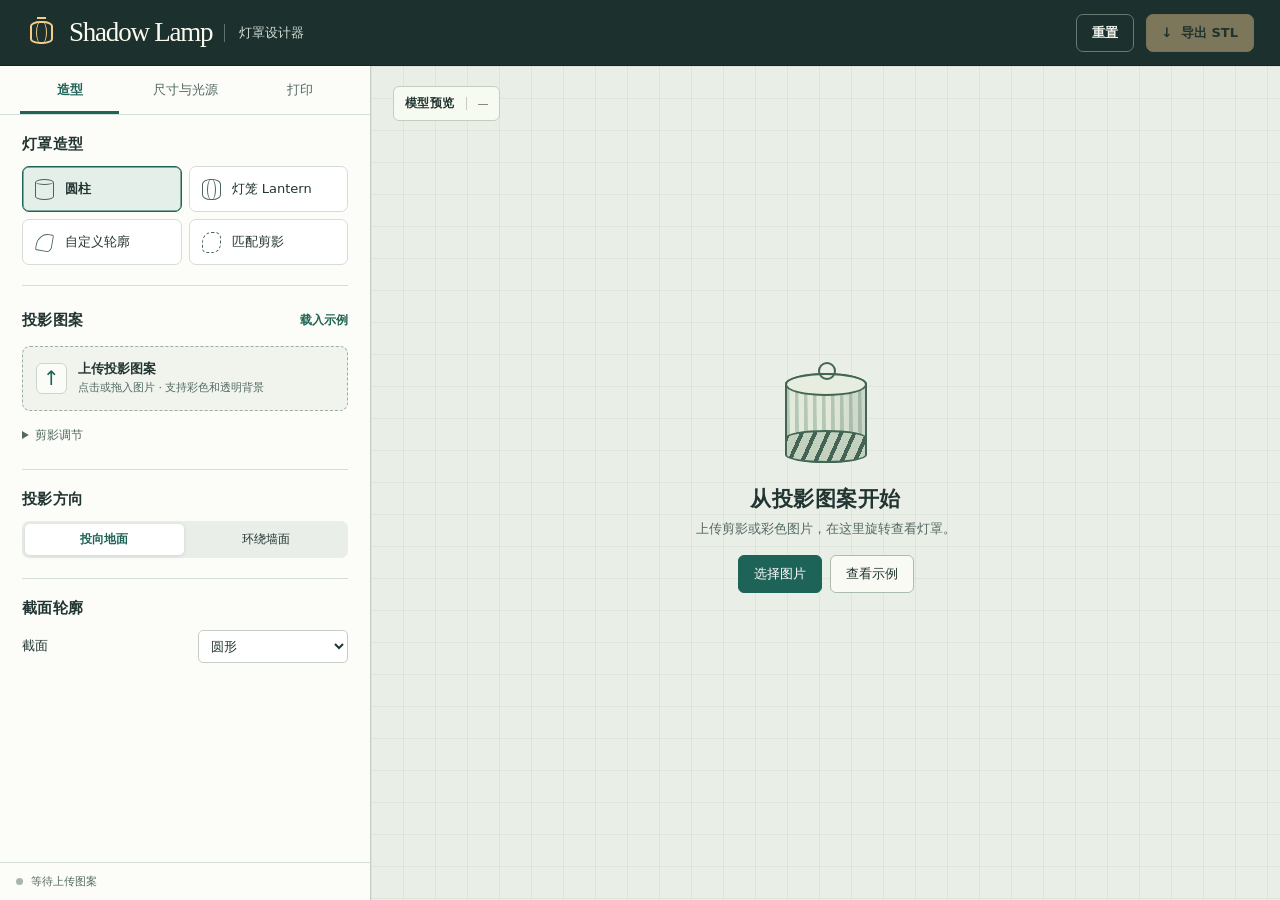
<file: static/index.html>
<!DOCTYPE html>
<html lang="zh-CN">
<head>
  <meta charset="utf-8">
  <meta name="viewport" content="width=device-width, initial-scale=1">
  <meta name="theme-color" content="#202e2c">
  <title>Shadow Lamp · 灯罩设计器</title>
  <link rel="stylesheet" href="style.css?v=34">
</head>
<body>
  <header class="appbar">
    <div class="brand"><span class="brand-mark" aria-hidden="true"><i></i></span><h1>Shadow Lamp</h1><span class="brand-sub">灯罩设计器</span></div>
    <div class="actions"><button type="button" class="quiet" id="resetBtn">重置</button><button type="button" class="primary" id="downloadBtn" disabled><span aria-hidden="true">↓</span> 导出 STL</button></div>
  </header>
  <main class="workspace">
    <aside class="inspector" aria-label="灯罩设置">
      <nav class="inspector-nav" aria-label="参数分组">
        <button data-pane="design" aria-pressed="true" aria-controls="design">造型</button>
        <button data-pane="size" aria-pressed="false" aria-controls="size">尺寸与光源</button>
        <button data-pane="print" aria-pressed="false" aria-controls="print">打印</button>
      </nav>
      <div class="scroll-panel">
        <div id="design" class="pane">
          <section><h2>灯罩造型</h2>
            <div class="shapes">
              <label class="shape"><input type="radio" name="shellShape" id="shapeCylinder" value="cylinder" checked><i class="glyph cylinder" aria-hidden="true"></i><span>圆柱</span></label>
              <label class="shape"><input type="radio" name="shellShape" id="shapeLantern" value="lantern"><i class="glyph lantern" aria-hidden="true"></i><span>灯笼 Lantern</span></label>
              <label class="shape"><input type="radio" name="shellShape" id="shapeCustom" value="custom"><i class="glyph custom" aria-hidden="true"></i><span>自定义轮廓</span></label>
              <label class="shape"><input type="radio" name="shellShape" id="shapeMatchPattern" value="match_pattern"><i class="glyph match_pattern" aria-hidden="true"></i><span>匹配剪影</span></label>
            </div>
          <div class="upload-zone" id="profileZone" role="button" tabindex="0" aria-label="上传侧面轮廓" style="display:none">
            <span class="icon" aria-hidden="true">↑</span><span class="label">上传侧面轮廓</span><span class="sublabel">使用白底黑色侧影</span>
            <input type="file" id="profileInput" accept="image/*" aria-label="上传侧面轮廓">
          </div>
          </section>
          <section id="lanternLithoSection" style="display:none">
            <div class="section-head"><h2>顶部环绕浮雕</h2><label class="check"><input type="checkbox" id="lithoEnable" checked><span>启用</span></label></div>
            <div id="reliefEditor">
              <p class="field-note">整周 360° · 侧壁覆盖高度 <strong id="reliefSpan">—</strong></p>
          <div class="upload-zone" id="lithoZone" role="button" tabindex="0" aria-label="上传浮雕图案">
            <span class="icon" aria-hidden="true">↑</span><span class="label">上传浮雕图案</span><span class="sublabel">首张图覆盖圆柱侧壁全高及整周</span>
            <input type="file" id="lithoInput" accept="image/*" aria-label="上传浮雕图案">
          </div>
              <div id="lithoStatus" class="message" style="display:none"></div>
              <div id="lithoCanvasContainer" class="unwrap">
                <div class="section-head"><h3>圆柱展开图</h3><small>拖动移动 · 边角缩放</small></div>
                <div class="ruler"><span>0°</span><span>90°</span><span>180°</span><span>270°</span><span>360°</span></div>
                <div class="canvas-frame"><canvas id="lithoFlatCanvas" width="1024" height="256" aria-label="浮雕图层展开编辑器"></canvas><div id="canvasPlaceholder">上传图案后可编辑位置</div></div>
                <div class="tools"><button id="btnAddMoreLitho">＋ 图层</button><button id="btnFitHeightLithoLayer" title="铺满整个浮雕区域" disabled>铺满 360°</button><button id="btnCenterLithoLayer" disabled>居中</button><button id="btnDeleteLithoLayer" disabled>删除</button><button id="btnClearAllLitho">清空</button></div>
                <input type="file" id="lithoAddMoreInput" accept="image/*" multiple aria-label="添加图层">
                <div id="lithoLayerInfo" class="layer-info" style="display:none"><span id="layerNameText"></span><span id="layerDimText"></span><span id="layerPosText"></span></div>
              </div>
          <label class="select-row" for="lithoRepeat"><span>环绕重复</span>
            <select id="lithoRepeat">
              <option value="1">1 次 · 整周</option>
              <option value="2">2 次</option>
              <option value="3">3 次</option>
              <option value="4">4 次</option>
            </select>
          </label>
              <details class="fold"><summary>浮雕壁厚与反转</summary>
          <div class="slider-row">
            <label class="slider-label" for="lithoMinThick">最薄处<output id="lithoMinThickVal" for="lithoMinThick">1.2 mm</output></label>
            <input type="range" id="lithoMinThick" min="0.6" max="2.5" value="1.2" step="0.1">
          </div>
          <div class="slider-row">
            <label class="slider-label" for="lithoMaxThick">最厚处<output id="lithoMaxThickVal" for="lithoMaxThick">3.0 mm</output></label>
            <input type="range" id="lithoMaxThick" min="1.8" max="5" value="3.0" step="0.1">
          </div>
                <label class="check"><input type="checkbox" id="lithoInvert"><span>反转浮雕明暗</span></label>
              </details>
            </div>
          </section>
          <section><div class="section-head"><h2>投影图案</h2><button id="demoBtn" class="text-button">载入示例</button></div>
          <div class="upload-zone" id="uploadZone" role="button" tabindex="0" aria-label="上传投影图案">
            <span class="icon" aria-hidden="true">↑</span><span class="label">上传投影图案</span><span class="sublabel">点击或拖入图片 · 支持彩色和透明背景</span>
            <input type="file" id="fileInput" accept="image/*" aria-label="上传投影图案">
          </div>
            <p id="projectionFallback" class="field-note" hidden>当前使用浮雕图案投影，可另传一张投影图。</p>
            <details class="fold" id="silhouetteControls"><summary>剪影调节</summary>
          <div class="slider-row">
            <label class="slider-label" for="silThreshold">提取灵敏度<output id="silThresholdVal" for="silThreshold">128</output></label>
            <input type="range" id="silThreshold" min="10" max="245" value="128" step="1">
          </div>
              <label class="check"><input type="checkbox" id="invertSilhouette"><span>反转剪影</span></label>
            </details>
          </section>
          <section><h2>投影方向</h2>
            <div class="segmented"><label><input type="radio" name="projMode" id="projFloor" value="floor" checked><span>投向地面</span></label><label><input type="radio" name="projMode" id="projWall" value="wall"><span>环绕墙面</span></label></div>
          </section>
          <section><h2>截面轮廓</h2>
          <label class="select-row" for="baseShape"><span>截面</span>
            <select id="baseShape">
              <option value="circle">圆形</option>
              <option value="triangle">三角形</option>
              <option value="square">方形</option>
              <option value="pentagon">五边形</option>
              <option value="hexagon">六边形</option>
              <option value="custom">上传轮廓</option>
              <option value="match_pattern">从投影图案提取</option>
            </select>
          </label>
            <div id="customShapeSection" style="display:none">
          <div class="upload-zone" id="customShapeZone" role="button" tabindex="0" aria-label="上传截面轮廓">
            <span class="icon" aria-hidden="true">↑</span><span class="label">上传截面轮廓</span><span class="sublabel">使用白底黑色图案</span>
            <input type="file" id="customShapeInput" accept="image/*" aria-label="上传截面轮廓">
          </div>
              <div id="customShapeStatus" class="message" style="display:none"></div>
          <div class="slider-row">
            <label class="slider-label" for="customThreshold">轮廓阈值<output id="customThresholdVal" for="customThreshold">128</output></label>
            <input type="range" id="customThreshold" min="10" max="245" value="128" step="1">
          </div>
          <div class="slider-row">
            <label class="slider-label" for="customSmooth">轮廓平滑<output id="customSmoothVal" for="customSmooth">5</output></label>
            <input type="range" id="customSmooth" min="0" max="20" value="5" step="1">
          </div>
            </div>
            <div id="matchPatternSection" style="display:none"><div id="matchPatternStatus" class="message" style="display:none"></div></div>
          </section>
        </div>
        <div id="size" class="pane" hidden>
          <section><h2>灯体尺寸</h2>
          <div class="slider-row">
            <label class="slider-label" for="diameter">灯罩直径<output id="diameterVal" for="diameter">100 mm</output></label>
            <input type="range" id="diameter" min="30" max="200" value="100" step="2">
          </div>
          <div class="slider-row">
            <label class="slider-label" for="height">主体高度<output id="heightVal" for="height">100 mm</output></label>
            <input type="range" id="height" min="0" max="300" value="100" step="2">
          </div>
          <label class="select-row" for="upperShell"><span>顶部结构</span>
            <select id="upperShell">
              <option value="solid">保留顶罩</option>
              <option value="hollow" selected>开放顶部</option>
            </select>
          </label>
          <div class="slider-row" id="upperShellHeightRow">
            <label class="slider-label" for="upperShellHeight">顶部加高<output id="upperShellHeightVal" for="upperShellHeight">50 mm</output></label>
            <input type="range" id="upperShellHeight" min="10" max="150" value="50" step="1">
          </div>
          </section>
          <section><h2>光源与投影</h2>
          <div class="slider-row">
            <label class="slider-label" for="bulbHeight">光源高度<output id="bulbHeightVal" for="bulbHeight">50 mm</output></label>
            <input type="range" id="bulbHeight" min="10" max="150" value="50" step="2">
          </div>
          <div class="slider-row">
            <label class="slider-label" for="shadowSize">投影宽度<output id="shadowSizeVal" for="shadowSize">300 mm</output></label>
            <input type="range" id="shadowSize" min="100" max="800" value="300" step="10">
          </div>
          <div class="slider-row">
            <label class="slider-label" for="brightness">预览亮度<output id="brightnessVal" for="brightness">3×</output></label>
            <input type="range" id="brightness" min="1" max="10" value="3" step="0.5">
          </div>
          </section>
        </div>
        <div id="print" class="pane" hidden>
          <section><h2>打印精度</h2>
          <div class="slider-row">
            <label class="slider-label" for="thickness">灯体壁厚<output id="thicknessVal" for="thickness">2.0 mm</output></label>
            <input type="range" id="thickness" min="1" max="5" value="2.0" step="0.5">
          </div>
          <div class="slider-row">
            <label class="slider-label" for="resolution">网格分辨率<output id="resolutionVal" for="resolution">200</output></label>
            <input type="range" id="resolution" min="80" max="1600" value="200" step="20">
          </div>
          </section>
          <section><h2>底板</h2>
          <label class="select-row" for="bottomStyle"><span>底部结构</span>
            <select id="bottomStyle">
              <option value="open">开底</option>
              <option value="closed" selected>封闭底板</option>
            </select>
          </label>
          <div class="slider-row" id="bottomThicknessRow">
            <label class="slider-label" for="bottomThickness">底板厚度<output id="bottomThicknessVal" for="bottomThickness">3 mm</output></label>
            <input type="range" id="bottomThickness" min="1" max="10" value="3" step="0.5">
          </div>
          <div class="slider-row" id="bottomHoleRow">
            <label class="slider-label" for="bottomHoleDiam">底孔直径<output id="bottomHoleDiamVal" for="bottomHoleDiam">30 mm</output></label>
            <input type="range" id="bottomHoleDiam" min="10" max="60" value="30" step="1">
          </div>
          </section>
          <section><h2>支撑与挂钩</h2>
          <label class="select-row" for="supportCount"><span>垂直支撑</span>
            <select id="supportCount">
              <option value="0">无支撑</option>
              <option value="2">2 根</option>
              <option value="3">3 根</option>
              <option value="4">4 根</option>
              <option value="6">6 根</option>
            </select>
          </label>
          <div class="slider-row" id="supportWidthRow">
            <label class="slider-label" for="supportWidth">支撑宽度<output id="supportWidthVal" for="supportWidth">4.0 mm</output></label>
            <input type="range" id="supportWidth" min="2" max="10" value="4.0" step="0.5">
          </div>
            <div id="topHookRow"><label class="check"><input type="checkbox" id="topHookToggle" checked><span>添加顶部挂钩</span></label></div>
          </section>
        </div>
      </div>
      <div class="status-bar" role="status"><span id="statusDot" class="status-dot"></span><span id="statusText">等待上传图案</span></div>
    </aside>
    <section class="viewport" id="viewport" aria-label="三维灯罩预览">
      <div id="emptyStage" class="empty-stage">
        <div class="empty-prompt"><div class="lamp-sketch" aria-hidden="true"><i></i></div>
          <h2>从投影图案开始</h2><p>上传剪影或彩色图片，在这里旋转查看灯罩。</p>
          <div class="empty-actions"><button id="choosePattern" class="filled">选择图片</button><button id="previewDemo">查看示例</button></div>
        </div>
      </div>
      <div class="viewport-head"><h2>模型预览</h2><span class="mesh-count" id="triCount">—</span></div>
      <div class="viewbar" aria-label="预览视角"><button data-view="perspective" aria-pressed="true">透视</button><button data-view="side" aria-pressed="false">侧视</button><button data-view="top" aria-pressed="false">俯视</button></div>
      <div class="loading-overlay" id="loadingOverlay" role="status"><div class="spinner"></div><p id="loadingText">正在生成 STL…</p></div>
    </section>
  </main>
  <script src="libs/three.min.js"></script>
  <script src="libs/OrbitControls.js"></script>
  <script src="silhouette.js"></script>
  <script src="app.js?v=35"></script>
</body>
</html>
</file>
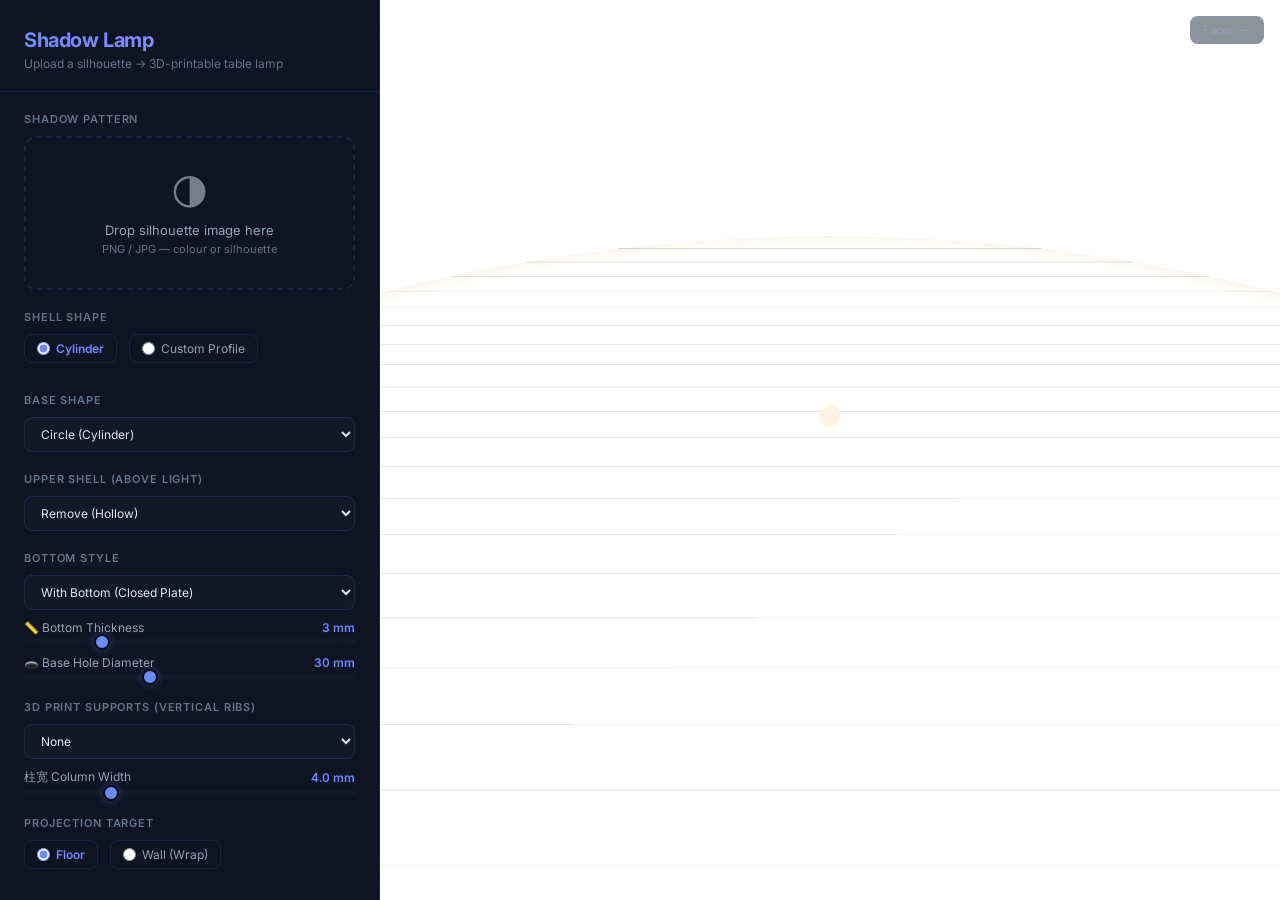
<file: shadow_lamp_fixed.html>
<!DOCTYPE html>
<html lang="en">
<head>
  <meta charset="UTF-8">
  <meta name="viewport" content="width=device-width, initial-scale=1.0">
  <meta name="description" content="Shadow Lamp Generator — single-file, no server needed">
  <title>Shadow Lamp Generator</title>
  <link rel="preconnect" href="https://fonts.googleapis.com">
  <link href="https://fonts.googleapis.com/css2?family=Inter:wght@300;400;500;600;700&display=swap" rel="stylesheet">
  <style>
:root{--bg-primary:#0a0e1a;--bg-secondary:#111827;--bg-card:rgba(17,24,39,.7);--bg-glass:rgba(30,41,59,.5);--border-glass:rgba(99,130,255,.15);--accent:#6c8aff;--accent-glow:rgba(108,138,255,.35);--accent-hover:#8ba3ff;--text-primary:#e2e8f0;--text-secondary:#94a3b8;--text-muted:#64748b;--success:#34d399;--warning:#fbbf24;--danger:#f87171;--radius:12px;--transition:.25s cubic-bezier(.4,0,.2,1)}*,*::before,*::after{box-sizing:border-box;margin:0;padding:0}html,body{height:100%;font-family:'Inter',system-ui,sans-serif;background:var(--bg-primary);color:var(--text-primary);overflow:hidden}.app{display:flex;height:100vh}.panel{width:380px;min-width:340px;background:var(--bg-card);backdrop-filter:blur(24px);border-right:1px solid var(--border-glass);display:flex;flex-direction:column;overflow-y:auto;z-index:10}.panel-header{padding:28px 24px 20px;border-bottom:1px solid var(--border-glass)}.panel-header h1{font-size:20px;font-weight:700;letter-spacing:-.02em;background:linear-gradient(135deg,var(--accent),#a78bfa);-webkit-background-clip:text;-webkit-text-fill-color:transparent}.panel-header p{font-size:12px;color:var(--text-muted);margin-top:4px}.panel-body{flex:1;padding:20px 24px;display:flex;flex-direction:column;gap:20px}.section-title{font-size:11px;font-weight:600;text-transform:uppercase;letter-spacing:.08em;color:var(--text-muted);margin-bottom:10px}.upload-zone{border:2px dashed var(--border-glass);border-radius:var(--radius);padding:32px 16px;text-align:center;cursor:pointer;transition:var(--transition);position:relative;overflow:hidden}.upload-zone:hover,.upload-zone.drag-over{border-color:var(--accent);background:rgba(108,138,255,.05)}.upload-zone.has-image{padding:8px;border-style:solid;border-color:var(--accent)}.upload-zone.has-image :is(.icon,.label,.sublabel){display:none}.upload-zone .icon{font-size:36px;margin-bottom:8px;opacity:.5}.upload-zone .label{font-size:13px;color:var(--text-secondary)}.upload-zone .sublabel{font-size:11px;color:var(--text-muted);margin-top:4px}.upload-zone img{max-width:100%;max-height:160px;border-radius:8px;display:block;margin:0 auto}.upload-zone input[type="file"]{display:none}.slider-group{display:flex;flex-direction:column;gap:14px}.slider-row{display:flex;flex-direction:column;gap:4px}.slider-label{display:flex;justify-content:space-between;align-items:center;font-size:12px;color:var(--text-secondary)}.slider-label .value{font-weight:600;color:var(--accent);font-variant-numeric:tabular-nums;min-width:56px;text-align:right}input[type="range"]{-webkit-appearance:none;appearance:none;width:100%;height:6px;border-radius:3px;background:var(--bg-secondary);outline:none;cursor:pointer}input[type="range"]::-webkit-slider-thumb{-webkit-appearance:none;appearance:none;width:16px;height:16px;border-radius:50%;background:var(--accent);border:2px solid var(--bg-primary);box-shadow:0 0 8px var(--accent-glow);transition:var(--transition)}input[type="range"]::-webkit-slider-thumb:hover{transform:scale(1.2);box-shadow:0 0 14px var(--accent-glow)}.btn-group{display:flex;gap:10px;margin-top:auto;padding-top:12px}.btn{flex:1;padding:12px 16px;border:none;border-radius:var(--radius);font-family:inherit;font-size:13px;font-weight:600;cursor:pointer;transition:var(--transition);display:flex;align-items:center;justify-content:center;gap:6px}.btn-primary{background:linear-gradient(135deg,var(--accent),#8b5cf6);color:#fff;box-shadow:0 4px 16px var(--accent-glow)}.btn-primary:hover:not(:disabled){transform:translateY(-1px);box-shadow:0 6px 24px var(--accent-glow)}.btn-primary:disabled{opacity:.4;cursor:not-allowed}.btn-secondary{background:var(--bg-glass);color:var(--text-primary);border:1px solid var(--border-glass)}.btn-secondary:hover:not(:disabled){background:rgba(30,41,59,.8);border-color:var(--accent)}.status-bar{padding:12px 24px;border-top:1px solid var(--border-glass);font-size:11px;color:var(--text-muted);display:flex;align-items:center;gap:8px}.status-dot{width:6px;height:6px;border-radius:50%;background:var(--text-muted);transition:var(--transition)}.status-dot.ready{background:var(--success)}.status-dot.busy{background:var(--warning);animation:pulse 1s infinite}.status-dot.error{background:var(--danger)}@keyframes pulse{0%,100%{opacity:1}50%{opacity:.4}}.viewport{flex:1;position:relative;background:var(--bg-primary)}.viewport canvas{display:block;width:100%!important;height:100%!important}.loading-overlay{position:absolute;inset:0;background:rgba(10,14,26,.85);backdrop-filter:blur(8px);display:flex;flex-direction:column;align-items:center;justify-content:center;z-index:100;opacity:0;pointer-events:none;transition:opacity .3s}.loading-overlay.visible{opacity:1;pointer-events:all}.spinner{width:40px;height:40px;border:3px solid var(--border-glass);border-top-color:var(--accent);border-radius:50%;animation:spin .8s linear infinite}@keyframes spin{to{transform:rotate(360deg)}}.loading-overlay p{margin-top:16px;font-size:13px;color:var(--text-secondary)}.viewport-hud{position:absolute;top:16px;right:16px;display:flex;gap:8px;z-index:5}.hud-badge{padding:6px 12px;background:var(--bg-glass);backdrop-filter:blur(12px);border:1px solid var(--border-glass);border-radius:8px;font-size:11px;color:var(--text-secondary);font-variant-numeric:tabular-nums}.panel::-webkit-scrollbar{width:4px}.panel::-webkit-scrollbar-track{background:transparent}.panel::-webkit-scrollbar-thumb{background:var(--border-glass);border-radius:2px}.shape-selector{display:flex;gap:12px;margin-bottom:10px}.radio-label{display:flex;align-items:center;gap:6px;font-size:12px;color:var(--text-secondary);cursor:pointer;padding:6px 12px;border-radius:8px;border:1px solid var(--border-glass);transition:var(--transition)}.radio-label:hover{border-color:var(--accent)}.radio-label input[type="radio"]{accent-color:var(--accent)}.radio-label input[type="radio"]:checked+span{color:var(--accent);font-weight:600}.upload-zone-sm{padding:16px 12px;margin-top:8px}.upload-zone-sm .icon{font-size:24px;margin-bottom:4px}.upload-zone-sm .label{font-size:12px}.upload-zone-sm .sublabel{font-size:10px}.upload-zone-sm img{max-height:80px}select{width:100%;padding:8px 12px;background:var(--bg-secondary);color:var(--text-primary);border:1px solid var(--border-glass);border-radius:8px;font-family:inherit;font-size:12px;cursor:pointer;outline:none}select:focus{border-color:var(--accent)}@media(max-width:768px){.app{flex-direction:column}.panel{width:100%;min-width:unset;max-height:45vh;border-right:none;border-bottom:1px solid var(--border-glass)}}
  </style>
</head>
<body>
  <div class="app">
    <aside class="panel">
      <div class="panel-header">
        <h1>Shadow Lamp</h1>
        <p>Upload a silhouette → 3D-printable table lamp</p>
      </div>
      <div class="panel-body">
        <section>
          <div class="section-title">Shadow Pattern</div>
          <div class="upload-zone" id="uploadZone">
            <div class="icon">🌗</div>
            <div class="label">Drop silhouette image here</div>
            <div class="sublabel">PNG / JPG — colour or silhouette</div>
            <input type="file" id="fileInput" accept="image/*">
          </div>
          <div class="slider-row" id="patternControls" style="margin-top:10px" hidden>
            <div class="slider-label"><label for="silThreshold">Silhouette sensitivity</label>
              <label><input id="invertSilhouette" type="checkbox"> Invert</label></div>
            <input type="range" id="silThreshold" min="10" max="245" value="128" step="1">
          </div>
        </section>
        <section>
          <div class="section-title">Shell Shape</div>
          <div class="shape-selector">
            <label class="radio-label"><input type="radio" name="shellShape" value="cylinder" id="shapeCylinder" checked><span>Cylinder</span></label>
            <label class="radio-label"><input type="radio" name="shellShape" value="custom" id="shapeCustom"><span>Custom Profile</span></label>
          </div>
          <div class="upload-zone upload-zone-sm" id="profileZone" style="display:none">
            <div class="icon">🏺</div>
            <div class="label">Drop profile side-view</div>
            <div class="sublabel">Black silhouette on white</div>
            <input type="file" id="profileInput" accept="image/*">
          </div>
        </section>
        <section>
          <div class="section-title">Base Shape</div>
          <select id="baseShape">
            <option value="circle">Circle (Cylinder)</option>
            <option value="triangle">Triangle</option>
            <option value="square">Square</option>
            <option value="pentagon">Pentagon</option>
            <option value="hexagon">Hexagon</option>
          </select>
        </section>
        <section>
          <div class="section-title">Upper Shell (Above Light)</div>
          <select id="upperShell">
            <option value="solid">Keep (Solid)</option>
            <option value="hollow" selected>Remove (Hollow)</option>
          </select>
          <div class="slider-row" id="upperShellHeightRow" style="margin-top:10px">
            <div class="slider-label"><span>📏 Upper Shell Height</span><span class="value" id="upperShellHeightVal">15 mm</span></div>
            <input type="range" id="upperShellHeight" min="5" max="50" value="15" step="1">
          </div>
        </section>
        <section>
          <div class="section-title">Bottom Style</div>
          <select id="bottomStyle">
            <option value="open">Without Bottom (Open)</option>
            <option value="closed" selected>With Bottom (Closed Plate)</option>
          </select>
          <div class="slider-row" id="bottomThicknessRow" style="margin-top:10px">
            <div class="slider-label"><span>📏 Bottom Thickness</span><span class="value" id="bottomThicknessVal">3 mm</span></div>
            <input type="range" id="bottomThickness" min="1" max="10" value="3" step="0.5">
          </div>
          <div class="slider-row" id="bottomHoleRow" style="margin-top:10px">
            <div class="slider-label"><span>🕳️ Base Hole Diameter</span><span class="value" id="bottomHoleDiamVal">30 mm</span></div>
            <input type="range" id="bottomHoleDiam" min="0" max="80" value="30" step="1">
          </div>
        </section>
        <section>
          <div class="section-title">3D Print Supports (Vertical Ribs)</div>
          <select id="supportCount">
            <option value="0" selected>None</option>
            <option value="2">2 Columns</option>
            <option value="3">3 Columns</option>
            <option value="4">4 Columns</option>
            <option value="6">6 Columns</option>
          </select>
          <div class="slider-row" id="supportWidthRow" style="margin-top:10px">
            <div class="slider-label"><span>柱宽 Column Width</span><span class="value" id="supportWidthVal">4.0 mm</span></div>
            <input type="range" id="supportWidth" min="2" max="10" value="4" step="0.5">
          </div>
        </section>
        <section>
          <div class="section-title">Projection Target</div>
          <div class="shape-selector">
            <label class="radio-label"><input type="radio" name="projMode" value="floor" id="projFloor" checked><span>Floor</span></label>
            <label class="radio-label"><input type="radio" name="projMode" value="wall" id="projWall"><span>Wall (Wrap)</span></label>
          </div>
        </section>
        <section>
          <div class="section-title">Parameters</div>
          <div class="slider-group">
            <div class="slider-row"><div class="slider-label"><span>💡 Light Brightness</span><span class="value" id="brightnessVal">3x</span></div><input type="range" id="brightness" min="1" max="10" value="3" step="0.5"></div>
            <div class="slider-row"><div class="slider-label"><span>💡 Bulb Height</span><span class="value" id="bulbHeightVal">50 mm</span></div><input type="range" id="bulbHeight" min="10" max="150" value="50" step="2"></div>
            <div class="slider-row"><div class="slider-label"><span>Shell Diameter</span><span class="value" id="diameterVal">100 mm</span></div><input type="range" id="diameter" min="30" max="200" value="100" step="2"></div>
            <div class="slider-row"><div class="slider-label"><span>Shell Height</span><span class="value" id="heightVal">100 mm</span></div><input type="range" id="height" min="0" max="300" value="100" step="2"></div>
            <div class="slider-row"><div class="slider-label"><span>Wall Thickness</span><span class="value" id="thicknessVal">2.0 mm</span></div><input type="range" id="thickness" min="1" max="5" value="2" step="0.5"></div>
            <div class="slider-row"><div class="slider-label"><span>Shadow Size</span><span class="value" id="shadowSizeVal">300 mm</span></div><input type="range" id="shadowSize" min="100" max="800" value="300" step="10"></div>
            <div class="slider-row"><div class="slider-label"><span>Resolution</span><span class="value" id="resolutionVal">200</span></div><input type="range" id="resolution" min="80" max="800" value="200" step="20"></div>
          </div>
        </section>
        <div class="btn-group">
          <button class="btn btn-primary" id="downloadBtn" disabled>⬇ Download STL</button>
          <button class="btn btn-secondary" id="resetBtn">↻ Reset</button>
        </div>
      </div>
      <div class="status-bar"><span class="status-dot" id="statusDot"></span><span id="statusText">No image loaded</span></div>
    </aside>
    <main class="viewport" id="viewport">
      <div class="viewport-hud"><div class="hud-badge" id="triCount">Faces: —</div></div>
      <div class="loading-overlay" id="loadingOverlay"><div class="spinner"></div><p id="loadingText">Generating STL…</p></div>
    </main>
  </div>

  <script>
(() => {
  'use strict';

  function quantile(histogram, fraction, start = 0) {
    let total = 0;
    for (let i = start; i < histogram.length; i++) total += histogram[i];
    if (!total) return 0;

    let remaining = Math.ceil(total * fraction);
    for (let i = start; i < histogram.length; i++) {
      remaining -= histogram[i];
      if (remaining <= 0) return i;
    }
    return 0;
  }

  function borderIndices(width, height) {
    const border = [];
    for (let x = 0; x < width; x++) {
      border.push(x);
      if (height > 1) border.push((height - 1) * width + x);
    }
    for (let y = 1; y < height - 1; y++) {
      border.push(y * width);
      if (width > 1) border.push(y * width + width - 1);
    }
    return border;
  }

  function colorDistance(rgba, offset, red, green, blue) {
    const dr = rgba[offset] - red;
    const dg = rgba[offset + 1] - green;
    const db = rgba[offset + 2] - blue;
    return Math.sqrt((dr * dr + dg * dg + db * db) / 3);
  }

  function estimateBackground(rgba, border) {
    // A dominant border color remains useful when the subject reaches one edge.
    // Choose a color cluster before taking medians, so colors never get averaged together.
    const clusters = new Uint16Array(4096);
    let peak = 0;
    for (const index of border) {
      const offset = index * 4;
      const bin = (rgba[offset] >> 4) * 256 + (rgba[offset + 1] >> 4) * 16 + (rgba[offset + 2] >> 4);
      if (++clusters[bin] > clusters[peak]) peak = bin;
    }
    const red = (peak >> 8) * 16 + 8;
    const green = ((peak >> 4) & 15) * 16 + 8;
    const blue = (peak & 15) * 16 + 8;
    const channels = Array.from({ length: 3 }, () => new Uint16Array(256));
    for (const index of border) {
      const offset = index * 4;
      if (colorDistance(rgba, offset, red, green, blue) > 15) continue;
      for (let channel = 0; channel < 3; channel++) {
        channels[channel][rgba[offset + channel]]++;
      }
    }
    return channels.map(histogram => quantile(histogram, 0.5));
  }

  function alphaSignal(rgba) {
    const histogram = new Uint32Array(256);
    let transparent = 0;
    for (let offset = 3; offset < rgba.length; offset += 4) {
      const alpha = rgba[offset];
      histogram[alpha]++;
      if (alpha < 24) transparent++;
    }
    const count = rgba.length / 4;
    if (transparent < Math.min(16, Math.max(1, Math.ceil(count * 0.00025)))) return null;
    const signal = new Float32Array(count);
    for (let i = 0; i < count; i++) signal[i] = rgba[i * 4 + 3];
    return { signal, noise: 0, reference: quantile(histogram, 0.95, 24) };
  }

  function opaqueSignal(rgba, width, height) {
    const border = borderIndices(width, height);
    const [red, green, blue] = estimateBackground(rgba, border);
    const count = width * height;
    const signal = new Float32Array(count);
    const histogram = new Uint32Array(256);
    for (let i = 0; i < count; i++) {
      const delta = colorDistance(rgba, i * 4, red, green, blue);
      signal[i] = delta;
      histogram[Math.round(delta)]++;
    }
    const borderHistogram = new Uint32Array(256);
    for (const index of border) borderHistogram[Math.round(signal[index])]++;
    const spread = Math.min(quantile(borderHistogram, 0.72), 1 + 2 * quantile(borderHistogram, 0.4));
    const noise = Math.max(0.75, spread * 1.3 + 0.75);
    const start = Math.min(255, Math.ceil(Math.max(2.5, noise * 1.4 + 0.5)));
    let reference = quantile(histogram, 0.25, start);

    // Keep pale colors alongside dark ink when their color departure from the
    // background is consistent over an area. A single noisy pixel cannot lower
    // the contrast estimate for the rest of the image.
    if (reference > start * 2) {
      const stable = new Uint32Array(256);
      for (let y = 0; y < height - 1; y++) {
        for (let x = 0; x < width - 1; x++) {
          const i = y * width + x;
          const level = signal[i];
          if (level < start || level > reference * 0.55) continue;
          const tolerance = 0.75 + level * 0.04;
          if (Math.abs(signal[i + 1] - level) <= tolerance &&
              Math.abs(signal[i + width] - level) <= tolerance &&
              Math.abs(signal[i + width + 1] - level) <= tolerance) {
            stable[Math.round(level)]++;
          }
        }
      }
      const patchSize = Math.max(4, Math.round(count * 0.00014));
      for (let level = start; level < reference * 0.55; level++) {
        if (stable[level - 1] + stable[level] + stable[level + 1] >= patchSize) {
          reference = Math.min(reference, level + 2);
          break;
        }
      }
    }
    return { signal, noise, reference };
  }

  function removeSpecks(gray, width, height) {
    const shortSide = Math.min(width, height);
    if (shortSide < 16) return;
    const minimum = Math.min(7, 2 + Math.floor(shortSide / 210));
    const visited = new Uint8Array(gray.length);
    const queue = new Int32Array(gray.length);
    for (let seed = 0; seed < gray.length; seed++) {
      if (gray[seed] >= 128 || visited[seed]) continue;
      let head = 0;
      let size = 1;
      visited[seed] = 1;
      queue[0] = seed;
      while (head < size) {
        const index = queue[head++];
        const x = index % width;
        const y = Math.floor(index / width);
        for (let sy = Math.max(0, y - 1); sy <= Math.min(height - 1, y + 1); sy++) {
          for (let sx = Math.max(0, x - 1); sx <= Math.min(width - 1, x + 1); sx++) {
            const neighbor = sy * width + sx;
            if (gray[neighbor] >= 128 || visited[neighbor]) continue;
            visited[neighbor] = 1;
            queue[size++] = neighbor;
          }
        }
      }
      if (size < minimum) {
        for (let i = 0; i < size; i++) gray[queue[i]] = 255;
      }
    }

    // Keep intermediate levels on retained contours, while clearing the light
    // halos left around isolated JPEG specks. Enclosed background is untouched.
    for (let i = 0; i < gray.length; i++) {
      if (gray[i] < 128 || gray[i] === 255) continue;
      const x = i % width;
      const y = Math.floor(i / width);
      let adjacent = false;
      for (let sy = Math.max(0, y - 1); !adjacent && sy <= Math.min(height - 1, y + 1); sy++) {
        for (let sx = Math.max(0, x - 1); sx <= Math.min(width - 1, x + 1); sx++) {
          if (gray[sy * width + sx] < 128) {
            adjacent = true;
            break;
          }
        }
      }
      if (!adjacent) gray[i] = 255;
    }
  }

  function mask(rgba, width, height, threshold = 128, invert = false) {
    if (!Number.isInteger(width) || !Number.isInteger(height) || width < 1 || height < 1 ||
        rgba.length !== width * height * 4) {
      throw new RangeError('Silhouette pixel data must match its dimensions.');
    }
    const gray = new Uint8Array(width * height);
    const { signal, noise, reference } = alphaSignal(rgba) || opaqueSignal(rgba, width, height);
    const sensitivity = Math.max(0, Math.min(255, Number(threshold))) || 0;
    if (reference <= noise) {
      gray.fill(invert ? 0 : 255);
      return gray;
    }

    const contrast = reference - noise;
    const cutoff = noise + contrast * (0.8 - sensitivity * 0.0024);
    const transition = Math.max(0.75, Math.min(28, contrast * 0.32, cutoff - noise));
    for (let i = 0; i < gray.length; i++) {
      const level = 127.5 + (cutoff - signal[i]) * 127.5 / transition;
      gray[i] = Math.round(Math.max(0, Math.min(255, level)));
    }
    removeSpecks(gray, width, height);
    if (invert) {
      for (let i = 0; i < gray.length; i++) gray[i] = 255 - gray[i];
    }
    return gray;
  }

  const api = { mask };
  if (typeof module !== 'undefined' && module.exports) module.exports = api;
  else globalThis.ShadowLampSilhouette = api;
})();

  </script>
  <style>[hidden]{display:none!important}.upload-zone.has-image>.icon,.upload-zone.has-image>.label,.upload-zone.has-image>.sublabel{display:none}</style>
  <script src="static/libs/three.min.js"></script>
  <script src="static/libs/OrbitControls.js"></script>
  <script type="importmap">
  { "imports": {
      "three": "https://cdn.jsdelivr.net/npm/three@0.170.0/build/three.module.js",
      "three/addons/": "https://cdn.jsdelivr.net/npm/three@0.170.0/examples/jsm/"
  }}
  </script>
  <script type="module">
const localThree = globalThis.THREE;
const THREE = localThree?.OrbitControls ? localThree : await import('three');
const OrbitControls = THREE.OrbitControls || (await import('three/addons/controls/OrbitControls.js')).OrbitControls;

// ── DOM ──
const viewport=document.getElementById('viewport'), uploadZone=document.getElementById('uploadZone'),
  fileInput=document.getElementById('fileInput'), profileZone=document.getElementById('profileZone'),
  profileInput=document.getElementById('profileInput'), downloadBtn=document.getElementById('downloadBtn'),
  resetBtn=document.getElementById('resetBtn'), statusDot=document.getElementById('statusDot'),
  statusText=document.getElementById('statusText'), triCount=document.getElementById('triCount'),
  loadingOverlay=document.getElementById('loadingOverlay'), loadingTextEl=document.getElementById('loadingText'),
  shapeCylinder=document.getElementById('shapeCylinder'), shapeCustom=document.getElementById('shapeCustom');

const S={
  brightness:{el:document.getElementById('brightness'),vEl:document.getElementById('brightnessVal'),fmt:v=>`${(+v).toFixed(1)}x`},
  bulbHeight:{el:document.getElementById('bulbHeight'),vEl:document.getElementById('bulbHeightVal'),fmt:v=>`${v} mm`},
  diameter:{el:document.getElementById('diameter'),vEl:document.getElementById('diameterVal'),fmt:v=>`${v} mm`},
  height:{el:document.getElementById('height'),vEl:document.getElementById('heightVal'),fmt:v=>v==='0'?'0 mm (Stencil)':`${v} mm`},
  thickness:{el:document.getElementById('thickness'),vEl:document.getElementById('thicknessVal'),fmt:v=>`${(+v).toFixed(1)} mm`},
  shadowSize:{el:document.getElementById('shadowSize'),vEl:document.getElementById('shadowSizeVal'),fmt:v=>`${v} mm`},
  resolution:{el:document.getElementById('resolution'),vEl:document.getElementById('resolutionVal'),fmt:v=>v},
  upperShellHeight:{el:document.getElementById('upperShellHeight'),vEl:document.getElementById('upperShellHeightVal'),fmt:v=>`${v} mm`},
  supportWidth:{el:document.getElementById('supportWidth'),vEl:document.getElementById('supportWidthVal'),fmt:v=>`${(+v).toFixed(1)} mm`},
  bottomHoleDiam:{el:document.getElementById('bottomHoleDiam'),vEl:document.getElementById('bottomHoleDiamVal'),fmt:v=>`${v} mm`},
  bottomThickness:{el:document.getElementById('bottomThickness'),vEl:document.getElementById('bottomThicknessVal'),fmt:v=>`${(+v).toFixed(1)} mm`},
};

let imageData=null,profileData=null,previewMesh=null,debounce=null;
let uploadGeneration=0;

// ── Three.js ──
const scene=new THREE.Scene(); scene.background=new THREE.Color(0x0a0e1a);
const camera=new THREE.PerspectiveCamera(45,1,.1,5000); camera.position.set(0,180,250);
const renderer=new THREE.WebGLRenderer({antialias:true}); renderer.shadowMap.enabled=true; renderer.shadowMap.autoUpdate=false;
renderer.shadowMap.type=THREE.PCFSoftShadowMap; renderer.setPixelRatio(Math.min(devicePixelRatio,2));
viewport.appendChild(renderer.domElement);
const controls=new OrbitControls(camera,renderer.domElement); controls.enableDamping=true; controls.dampingFactor=.08; controls.target.set(0,40,0);

let renderPending = false;
function requestRender() {
  if (renderPending) return;
  renderPending = true;
  requestAnimationFrame(() => {
    renderPending = false;
    controls.update();
    renderer.render(scene, camera);
  });
}
controls.addEventListener('change', requestRender);

const ptLight=new THREE.PointLight(0xfff4e0,6,2000,.3); ptLight.castShadow=true;
const mapSize = Math.min(4096, Math.floor(renderer.capabilities.maxTextureSize / 4));
ptLight.shadow.mapSize.set(mapSize, mapSize); ptLight.shadow.bias=-.00004; ptLight.shadow.normalBias=.035; ptLight.shadow.camera.near=10; ptLight.shadow.camera.far=400; ptLight.shadow.radius=1.5;
scene.add(ptLight);
const ambLight=new THREE.AmbientLight(0x334466,.4); scene.add(ambLight);
const bulb=new THREE.Mesh(new THREE.SphereGeometry(2,12,12),new THREE.MeshBasicMaterial({color:0xfff4e0})); scene.add(bulb);
const floorMesh=new THREE.Mesh(new THREE.PlaneGeometry(800,800),new THREE.MeshStandardMaterial({color:0xffffff,roughness:.8,metalness:.1}));
floorMesh.rotation.x=-Math.PI/2; floorMesh.receiveShadow=true; scene.add(floorMesh);
const wallMat=new THREE.MeshStandardMaterial({color:0xffffff,roughness:.9,metalness:.1,side:THREE.BackSide});
const wallMesh=new THREE.Mesh(new THREE.CylinderGeometry(300,300,400,64),wallMat); wallMesh.position.y=100; wallMesh.receiveShadow=true; scene.add(wallMesh);
const floorGrid = new THREE.GridHelper(800, 40, 0x1a2440, 0x111827);
floorGrid.material.transparent = true;
floorGrid.material.opacity = .22;
floorGrid.material.depthWrite = false;
scene.add(floorGrid);
const previewMaterial = new THREE.MeshStandardMaterial({
  color: 0x8090b0, metalness: .3, roughness: .6, side: THREE.DoubleSide
});

function updateLightPos(){renderer.shadowMap.needsUpdate=true;requestRender();const bH=+S.bulbHeight.el.value,br=+S.brightness.el.value;ptLight.position.set(0,bH,0);ptLight.intensity=br*2;ptLight.distance=600+br*200;ambLight.intensity=.2+br*.08;bulb.position.copy(ptLight.position);bulb.scale.setScalar(.5+br*.3)}
updateLightPos();

function resize(){const w=viewport.clientWidth,h=viewport.clientHeight;camera.aspect=w/h;camera.updateProjectionMatrix();renderer.setSize(w,h);requestRender()}
resize(); window.addEventListener('resize',resize);

// ── Upload ──
for (const radio of [shapeCylinder, shapeCustom]) {
  radio.addEventListener('change', () => {
    profileZone.style.display = shapeCustom.checked ? '' : 'none';
    scheduleUpdate();
  });
}

function setupUpload(zone, input, onImage) {
  let latest = 0;
  async function load(file) {
    const request = ++latest;
    const generation = uploadGeneration;
    const url = URL.createObjectURL(file);
    try {
      const image = new Image();
      image.src = url;
      await image.decode();
      if (request !== latest || generation !== uploadGeneration) return;
      const scale = Math.min(1, 1600 / Math.max(image.width, image.height));
      const width = Math.max(1, Math.round(image.width * scale));
      const height = Math.max(1, Math.round(image.height * scale));
      const canvas = document.createElement('canvas');
      canvas.width = width;
      canvas.height = height;
      const ctx = canvas.getContext('2d');
      if (zone === profileZone) {
        ctx.fillStyle = '#fff';
        ctx.fillRect(0, 0, width, height);
      }
      ctx.drawImage(image, 0, 0, width, height);
      const pixels = ctx.getImageData(0, 0, width, height).data;
      zone.querySelector('img')?.remove();
      image.alt = file.name;
      zone.appendChild(image);
      zone.classList.add('has-image');
      onImage({width, height, pixels});
      scheduleUpdate();
    } catch (error) {
      if (request === latest && generation === uploadGeneration) {
        setStatus('error', 'Could not open the selected image.');
      }
    } finally {
      URL.revokeObjectURL(url);
    }
  }

  zone.addEventListener('click', event => {
    if (event.target !== input) input.click();
  });
  zone.addEventListener('dragover', event => {
    event.preventDefault();
    zone.classList.add('drag-over');
  });
  zone.addEventListener('dragleave', () => zone.classList.remove('drag-over'));
  zone.addEventListener('drop', event => {
    event.preventDefault();
    zone.classList.remove('drag-over');
    if (event.dataTransfer.files.length) load(event.dataTransfer.files[0]);
  });
  input.addEventListener('change', () => {
    if (input.files.length) load(input.files[0]);
  });
}
let sourcePattern = null;
const sensitivity = document.getElementById('silThreshold');
const invertPattern = document.getElementById('invertSilhouette');
const patternControls = document.getElementById('patternControls');
function applyPattern() {
  if (!sourcePattern) return;
  const {width, height, pixels} = sourcePattern;
  const data = ShadowLampSilhouette.mask(pixels, width, height, +sensitivity.value, invertPattern.checked);
  imageData = {width, height, data};
  const thumbnail = document.createElement('canvas');
  thumbnail.width = width;
  thumbnail.height = height;
  const context = thumbnail.getContext('2d');
  const bitmap = context.createImageData(width, height);
  for (let i = 0; i < data.length; i++) {
    const j = i * 4;
    bitmap.data[j] = bitmap.data[j + 1] = bitmap.data[j + 2] = data[i];
    bitmap.data[j + 3] = 255;
  }
  context.putImageData(bitmap, 0, 0);
  uploadZone.querySelector('img').src = thumbnail.toDataURL();
  downloadBtn.disabled = false;
  scheduleUpdate();
}
setupUpload(uploadZone, fileInput, image => {
  sourcePattern = image;
  patternControls.hidden = false;
  applyPattern();
  setStatus('ready', 'Silhouette ready');
});
sensitivity.addEventListener('input', applyPattern);
invertPattern.addEventListener('change', applyPattern);
setupUpload(profileZone, profileInput, ({width, height, pixels}) => {
  const data = new Uint8Array(width * height);
  for (let i = 0; i < data.length; i++) {
    data[i] = Math.round(.299 * pixels[4 * i] + .587 * pixels[4 * i + 1] + .114 * pixels[4 * i + 2]);
  }
  profileData = extractProfile(width, height, data);
  setStatus('ready', 'Custom profile loaded');
});

const TAU = 2 * Math.PI;
const clamp = (value, low, high) => Math.max(low, Math.min(high, value));

function bilinearSample(gray, width, height, x, y, wrapX) {
  x = wrapX ? x : clamp(x, 0, width - 1);
  y = clamp(y, 0, height - 1);
  const left = Math.floor(x);
  const top = Math.floor(y);
  const tx = x - left;
  const ty = y - top;
  const x0 = wrapX ? (left + width) % width : left;
  const x1 = wrapX ? (x0 + 1) % width : Math.min(x0 + 1, width - 1);
  const row0 = top * width;
  const row1 = Math.min(top + 1, height - 1) * width;
  const upper = gray[row0 + x0] * (1 - tx) + gray[row0 + x1] * tx;
  const lower = gray[row1 + x0] * (1 - tx) + gray[row1 + x1] * tx;
  return upper * (1 - ty) + lower * ty;
}

function extractProfile(width, height, gray) {
  const center = (width - 1) / 2;
  const radii = new Float32Array(height);
  let largest = 0;
  for (let row = 0; row < height; row++) {
    const offset = row * width;
    let left = 0;
    let right = width - 1;
    while (left < width && gray[offset + left] >= 128) left++;
    if (left === width) continue;
    while (gray[offset + right] >= 128) right--;

    const leftGray = gray[offset + left];
    const rightGray = gray[offset + right];
    const leftEdge = left === 0 ? -.5
      : left - (128 - leftGray) / (gray[offset + left - 1] - leftGray);
    const rightEdge = right === width - 1 ? width - .5
      : right + (128 - rightGray) / (gray[offset + right + 1] - rightGray);
    const radius = Math.max(center - leftEdge, rightEdge - center);
    radii[height - 1 - row] = radius;
    largest = Math.max(largest, radius);
  }
  if (largest) {
    for (let i = 0; i < height; i++) radii[i] /= largest;
  }
  return radii;
}

function buildLamp() {
  if (!imageData) return null;
  const selected = id => document.getElementById(id).value;
  const resolution = +S.resolution.el.value;
  const radius = +S.diameter.el.value / 2;
  const height = +S.height.el.value || .1;
  const thickness = +S.thickness.el.value;
  const baseThickness = selected('bottomStyle') === 'closed' ? +S.bottomThickness.el.value : 0;
  const wall = document.getElementById('projWall').checked;
  const sides = {triangle: 3, square: 4, pentagon: 5, hexagon: 6}[selected('baseShape')] || 0;
  // Place a mesh column on every polygon corner.
  const columns = sides ? Math.ceil(resolution / (2 * sides)) * 2 * sides : resolution;
  const angleStep = TAU / columns;
  const heightStep = height / resolution;
  const radii = new Float32Array(resolution + 1).fill(radius);

  if (shapeCustom.checked && profileData) {
    for (let i = 0; i <= resolution; i++) {
      const sample = i / resolution * (profileData.length - 1);
      const low = Math.floor(sample);
      const high = Math.min(low + 1, profileData.length - 1);
      radii[i] = radius * Math.max(.02,
        profileData[low] + (profileData[high] - profileData[low]) * (sample - low));
    }
    // Reduce stair steps in traced silhouettes while keeping the end radii.
    const originalRadii = radii.slice();
    for (let i = 1; i < resolution; i++) {
      radii[i] = (originalRadii[Math.max(0, i - 2)] + 4 * originalRadii[i - 1]
        + 6 * originalRadii[i] + 4 * originalRadii[i + 1]
        + originalRadii[Math.min(resolution, i + 2)]) / 16;
    }
  }

  const sideAngle = sides ? TAU / sides : TAU;
  function polygonScale(angle) {
    return sides ? 1 / Math.cos(angle - Math.round(angle / sideAngle) * sideAngle) : 1;
  }

  const {width: imageWidth, height: imageHeight, data: gray} = imageData;
  const shadowWidth = +S.shadowSize.el.value;
  const shadowHeight = shadowWidth * imageHeight / imageWidth;
  const lightHeight = +S.bulbHeight.el.value;
  const upperHeight = +S.upperShellHeight.el.value;
  const keepUpper = !wall && selected('upperShell') === 'solid';
  const supportCount = +selected('supportCount');
  const supportAngle = supportCount ? TAU / supportCount : TAU;
  const supportHalfWidth = +S.supportWidth.el.value / 2;
  const ringSize = (resolution + 1) * columns;
  const field = new Float32Array(ringSize);
  const upperLimits = new Float32Array(columns);
  const thresholdBias = .001;

  function sampleMask(row, column, shellRadius) {
    const y = row * heightStep;
    const angle = column * angleStep;
    let mask = -1;
    if (wall) {
      const u = column / columns * imageWidth - .5;
      const v = (1 - row / resolution) * imageHeight - .5;
      mask = (128 - bilinearSample(gray, imageWidth, imageHeight, u, v, true)) / 128;
    } else if (y < lightHeight - 1e-6) {
      const projectedRadius = shellRadius * polygonScale(angle) *
        (lightHeight + baseThickness) / (lightHeight - y);
      const u = (projectedRadius * Math.cos(angle) / shadowWidth + .5) * imageWidth;
      const v = (projectedRadius * Math.sin(angle) / shadowHeight + .5) * imageHeight;
      const margin = Math.min(u, imageWidth - u, v, imageHeight - v);
      mask = Math.min(margin,
        (128 - bilinearSample(gray, imageWidth, imageHeight, u - .5, v - .5, false)) / 128);
    }

    // Keep a continuous ring at the base and keep crossings off lattice vertices.
    if (row <= 1) mask = Math.max(mask, thresholdBias);
    return mask > 0 ? clamp(mask, thresholdBias, 1) : clamp(mask, -1, -thresholdBias);
  }

  for (let row = 0; row <= resolution; row++) {
    for (let column = 0; column < columns; column++) {
      field[row * columns + column] = sampleMask(row, column, radii[row]);
    }
  }

  // Soften the projected silhouette before interpolating its crossing points.
  // The horizontal pass wraps to keep the angular seam continuous.
  const horizontal = new Float32Array(ringSize);
  for (let row = 0; row <= resolution; row++) {
    const offset = row * columns;
    for (let column = 0; column < columns; column++) {
      const nearLeft = (column + columns - 1) % columns;
      const nearRight = (column + 1) % columns;
      const farLeft = (column + columns - 2) % columns;
      const farRight = (column + 2) % columns;
      horizontal[offset + column] = (field[offset + farLeft] + 4 * field[offset + nearLeft]
        + 6 * field[offset + column] + 4 * field[offset + nearRight] + field[offset + farRight]) / 16;
    }
  }
  for (let row = 0; row <= resolution; row++) {
    const farBelow = Math.max(0, row - 2) * columns;
    const below = Math.max(0, row - 1) * columns;
    const offset = row * columns;
    const above = Math.min(resolution, row + 1) * columns;
    const farAbove = Math.min(resolution, row + 2) * columns;
    const y = row * heightStep;
    for (let column = 0; column < columns; column++) {
      let mask = (horizontal[farBelow + column] + 4 * horizontal[below + column]
        + 6 * horizontal[offset + column] + 4 * horizontal[above + column]
        + horizontal[farAbove + column]) / 16;
      if (!wall && y >= lightHeight) mask = -1;
      if (supportCount && (wall || y < lightHeight)) {
        const angle = column * angleStep;
        const distance = Math.abs(angle - Math.round(angle / supportAngle) * supportAngle);
        const support = (supportHalfWidth - distance * radii[row]) / (angleStep * radii[row]);
        mask = Math.max(mask, support);
      }
      if (row <= 1) mask = Math.max(mask, thresholdBias);
      field[offset + column] = mask > 0 ? Math.max(mask, thresholdBias) : Math.min(mask, -thresholdBias);
    }
  }

  if (keepUpper && lightHeight < height) {
    for (let column = 0; column < columns; column++) {
      for (let row = Math.min(resolution - 1, Math.floor(lightHeight / heightStep)); row >= 0; row--) {
        const below = field[row * columns + column];
        if (below < 0) continue;
        const above = field[(row + 1) * columns + column];
        const top = Math.min(lightHeight, (row + (above < 0 ? below / (below - above) : 1)) * heightStep);
        upperLimits[column] = Math.min(top + upperHeight, height);
        break;
      }
    }
    for (let row = Math.ceil(lightHeight / heightStep); row <= resolution; row++) {
      const y = row * heightStep;
      for (let column = 0; column < columns; column++) {
        const limit = upperLimits[column];
        if (limit <= lightHeight) continue;
        const key = row * columns + column;
        const cap = clamp(Math.min(y - lightHeight, limit - y) / heightStep, -1, 1);
        field[key] = Math.max(field[key], cap >= 0 ? Math.max(cap, thresholdBias) : Math.min(cap, -thresholdBias));
      }
    }
  }

  const positions = [];
  const indices = [];
  const vertexIds = new Int32Array(3 * ringSize).fill(-1);

  function vertex(x, y, z) {
    const id = positions.length / 3;
    positions.push(x, y, z);
    return id;
  }

  function copyAt(id, y = positions[id * 3 + 1]) {
    return vertex(positions[id * 3], y, positions[id * 3 + 2]);
  }

  function pair(key, row, column) {
    if (vertexIds[key] !== -1) return vertexIds[key];
    const low = Math.floor(row);
    const r = radii[low] + (radii[Math.min(low + 1, resolution)] - radii[low]) * (row - low);
    const angle = column * angleStep;
    const scale = polygonScale(angle);
    const x = Math.cos(angle) * scale;
    const z = Math.sin(angle) * scale;
    const y = row * heightStep;
    const outside = vertex((r + thickness) * x, y, (r + thickness) * z);
    vertex(r * x, y, r * z);
    vertexIds[key] = outside;
    return outside;
  }

  function quad(a, b, c, d) {
    indices.push(a, b, c, a, c, d);
  }

  function cutWall(a, b) {
    // Separate vertices keep the cut face sharp in the preview.
    quad(copyAt(a), copyAt(b), copyAt(b + 1), copyAt(a + 1));
  }

  // Corners are numbered counterclockwise in the unwrapped grid.
  // Codes 4–7 are crossings on the four corresponding edges.
  const onEdge = [9, 3, 6, 12, 1, 2, 4, 8];
  const cellIds = new Int32Array(8);
  const cellValues = new Float32Array(4);
  const polygon = new Int8Array(6);
  let cutSegments = 0;

  function emitPolygon(count, boundaryEdges) {
    const a = cellIds[polygon[0]];
    for (let k = 1; k < count - 1; k++) {
      const b = cellIds[polygon[k]];
      const c = cellIds[polygon[k + 1]];
      indices.push(a, c, b, a + 1, b + 1, c + 1);
    }
    for (let k = 0; k < count; k++) {
      const p = polygon[k];
      const q = polygon[(k + 1) % count];
      if (p >= 4 && q >= 4) {
        cutWall(cellIds[p], cellIds[q]);
        cutSegments++;
      } else if (onEdge[p] & onEdge[q] & boundaryEdges) {
        cutWall(cellIds[p], cellIds[q]);
      }
    }
  }

  for (let row = 0; row < resolution; row++) {
    const boundaryEdges = (row === 0 && !baseThickness ? 1 : 0) | (row === resolution - 1 ? 4 : 0);
    for (let column = 0; column < columns; column++) {
      const next = (column + 1) % columns;
      const bottomLeft = row * columns + column;
      const bottomRight = row * columns + next;
      const topLeft = bottomLeft + columns;
      const topRight = bottomRight + columns;
      cellValues[0] = field[bottomLeft];
      cellValues[1] = field[bottomRight];
      cellValues[2] = field[topRight];
      cellValues[3] = field[topLeft];

      const solid = (cellValues[0] > 0 ? 1 : 0) | (cellValues[1] > 0 ? 2 : 0) |
        (cellValues[2] > 0 ? 4 : 0) | (cellValues[3] > 0 ? 8 : 0);
      if (!solid) continue;
      if (solid & 1) cellIds[0] = pair(bottomLeft, row, column);
      if (solid & 2) cellIds[1] = pair(bottomRight, row, next);
      if (solid & 4) cellIds[2] = pair(topRight, row + 1, next);
      if (solid & 8) cellIds[3] = pair(topLeft, row + 1, column);

      // Shared edge IDs make neighboring cells meet exactly, including at the wrap seam.
      if ((solid & 1) !== ((solid & 2) >> 1)) {
        const t = cellValues[0] / (cellValues[0] - cellValues[1]);
        cellIds[4] = pair(ringSize + bottomLeft, row, column + t);
      }
      if (((solid & 2) >> 1) !== ((solid & 4) >> 2)) {
        const t = cellValues[1] / (cellValues[1] - cellValues[2]);
        cellIds[5] = pair(2 * ringSize + bottomRight, row + t, next);
      }
      if (((solid & 4) >> 2) !== ((solid & 8) >> 3)) {
        const t = cellValues[3] / (cellValues[3] - cellValues[2]);
        cellIds[6] = pair(ringSize + topLeft, row + 1, column + t);
      }
      if (((solid & 8) >> 3) !== (solid & 1)) {
        const t = cellValues[0] / (cellValues[0] - cellValues[3]);
        cellIds[7] = pair(2 * ringSize + bottomLeft, row + t, column);
      }

      if (solid === 5 || solid === 10) {
        // The determinant resolves the ambiguous saddle of the smoothed field.
        const saddle = cellValues[0] * cellValues[2] - cellValues[1] * cellValues[3];
        const separate = solid === 5 ? saddle <= 0 : saddle >= 0;
        if (separate) {
          for (let corner = solid === 5 ? 0 : 1; corner < 4; corner += 2) {
            polygon[0] = corner;
            polygon[1] = corner + 4;
            polygon[2] = (corner + 3) % 4 + 4;
            emitPolygon(3, boundaryEdges);
          }
          continue;
        }
      }

      let count = 0;
      for (let corner = 0; corner < 4; corner++) {
        const inside = cellValues[corner] > 0;
        if (inside) polygon[count++] = corner;
        if (inside !== (cellValues[(corner + 1) % 4] > 0)) polygon[count++] = corner + 4;
      }
      emitPolygon(count, boundaryEdges);
    }
  }

  if (baseThickness) {
    const holeRadius = clamp(+S.bottomHoleDiam.el.value / 2, 0,
      Math.max(0, radii[0] - thickness / 10));
    const edgeTop = [];
    const edgeBottom = [];
    const plateTop = [];
    const plateBottom = [];
    const holeTop = [];
    const holeBottom = [];
    for (let column = 0; column < columns; column++) {
      const outside = pair(column, 0, column);
      edgeTop.push(copyAt(outside));
      edgeBottom.push(copyAt(outside, -baseThickness));
      plateTop.push(copyAt(outside + 1));
      plateBottom.push(copyAt(outside, -baseThickness));
      if (holeRadius) {
        const angle = column * angleStep;
        const x = holeRadius * Math.cos(angle);
        const z = holeRadius * Math.sin(angle);
        holeTop.push(vertex(x, 0, z));
        holeBottom.push(vertex(x, -baseThickness, z));
      }
    }

    const topCenter = holeRadius ? -1 : vertex(0, 0, 0);
    const bottomCenter = holeRadius ? -1 : vertex(0, -baseThickness, 0);
    for (let column = 0; column < columns; column++) {
      const next = (column + 1) % columns;
      quad(edgeTop[column], edgeTop[next], edgeBottom[next], edgeBottom[column]);
      if (holeRadius) {
        quad(plateTop[column], holeTop[column], holeTop[next], plateTop[next]);
        quad(plateBottom[column], plateBottom[next], holeBottom[next], holeBottom[column]);
        quad(copyAt(holeTop[column]), copyAt(holeBottom[column]),
          copyAt(holeBottom[next]), copyAt(holeTop[next]));
      } else {
        indices.push(plateTop[column], topCenter, plateTop[next]);
        indices.push(plateBottom[column], plateBottom[next], bottomCenter);
      }
    }
  }

  return {
    positions: Float32Array.from(positions),
    indices: Uint32Array.from(indices),
    baseThickness, wall, cutSegments
  };
}

let currentModel = null;

function disposePreview() {
  if (!previewMesh) return;
  scene.remove(previewMesh);
  previewMesh.geometry.dispose();
  previewMesh = null;
}

function updatePreview() {
  debounce = null;
  const model = buildLamp();
  disposePreview();
  currentModel = model;
  if (!model) return;

  const geometry = new THREE.BufferGeometry();
  geometry.setAttribute('position', new THREE.BufferAttribute(model.positions, 3));
  geometry.setIndex(new THREE.BufferAttribute(model.indices, 1));
  geometry.computeVertexNormals();
  previewMesh = new THREE.Mesh(geometry, previewMaterial);
  previewMesh.castShadow = true;
  previewMesh.receiveShadow = true;
  scene.add(previewMesh);

  floorMesh.visible = !model.wall;
  floorGrid.visible = !model.wall;
  floorMesh.position.y = -model.baseThickness - .01;
  floorGrid.position.y = -model.baseThickness;
  wallMesh.visible = model.wall;
  triCount.textContent = 'Faces: ' + (model.indices.length / 3).toLocaleString();
  updateLightPos();
}

function scheduleUpdate() {
  clearTimeout(debounce);
  debounce = setTimeout(updatePreview, 80);
}

function encodeSTL({positions, indices}) {
  const count = indices.length / 3;
  const buffer = new ArrayBuffer(84 + count * 50);
  const data = new DataView(buffer);
  const title = new TextEncoder().encode('Shadow Lamp Generator');
  new Uint8Array(buffer).set(title);
  data.setUint32(80, count, true);

  for (let face = 0, offset = 84; face < count; face++, offset += 50) {
    const a = 3 * indices[face * 3];
    const b = 3 * indices[face * 3 + 1];
    const c = 3 * indices[face * 3 + 2];
    const ux = positions[b] - positions[a];
    const uy = positions[b + 1] - positions[a + 1];
    const uz = positions[b + 2] - positions[a + 2];
    const vx = positions[c] - positions[a];
    const vy = positions[c + 1] - positions[a + 1];
    const vz = positions[c + 2] - positions[a + 2];
    const nx = uy * vz - uz * vy;
    const ny = uz * vx - ux * vz;
    const nz = ux * vy - uy * vx;
    const length = Math.hypot(nx, ny, nz) || 1;
    data.setFloat32(offset, nx / length, true);
    data.setFloat32(offset + 4, ny / length, true);
    data.setFloat32(offset + 8, nz / length, true);
    for (let axis = 0; axis < 3; axis++) {
      data.setFloat32(offset + 12 + axis * 4, positions[a + axis], true);
      data.setFloat32(offset + 24 + axis * 4, positions[b + axis], true);
      data.setFloat32(offset + 36 + axis * 4, positions[c + axis], true);
    }
  }
  return new Blob([buffer], {type: 'model/stl'});
}

downloadBtn.addEventListener('click', () => {
  if (!imageData) return;
  showLoading('Generating STL — please wait…');
  downloadBtn.disabled = true;
  setTimeout(() => {
    try {
      if (debounce !== null || !currentModel) {
        clearTimeout(debounce);
        updatePreview();
      }
      const model = currentModel;
      if (!model) return;
      const link = document.createElement('a');
      link.href = URL.createObjectURL(encodeSTL(model));
      link.download = 'shadow_lamp.stl';
      link.click();
      setTimeout(() => URL.revokeObjectURL(link.href), 1000);
      setStatus('ready', 'STL downloaded ✓ (' + (model.indices.length / 3).toLocaleString() + ' triangles)');
    } catch (error) {
      setStatus('error', 'Error: ' + error.message);
    } finally {
      hideLoading();
      downloadBtn.disabled = !imageData;
    }
  }, 50);
});

resetBtn.addEventListener('click', () => {
  uploadGeneration++;
  sourcePattern = null;
  patternControls.hidden = true;
  renderer.shadowMap.needsUpdate = true;
  requestRender();
  clearTimeout(debounce);
  debounce = null;
  imageData = profileData = currentModel = null;
  downloadBtn.disabled = true;
  fileInput.value = '';
  profileInput.value = '';
  for (const zone of [uploadZone, profileZone]) {
    zone.querySelector('img')?.remove();
    zone.classList.remove('has-image');
  }
  disposePreview();
  triCount.textContent = 'Faces: —';
  setStatus('', 'No image loaded');
});

// ── Slider events ──
for(const[key,s]of Object.entries(S)){s.el.addEventListener('input',()=>{s.vEl.textContent=s.fmt(s.el.value);if(key==='brightness'||key==='bulbHeight')updateLightPos();if(key!=='brightness')scheduleUpdate()})}
function updateVisibility(){
  const ush=document.getElementById('upperShell').value,pm=document.querySelector('input[name="projMode"]:checked').value;
  document.getElementById('upperShellHeightRow').style.display=ush==='solid'&&pm==='floor'?'':'none';
  const bs=document.getElementById('bottomStyle').value;
  document.getElementById('bottomHoleRow').style.display=bs==='closed'?'':'none';
  document.getElementById('bottomThicknessRow').style.display=bs==='closed'?'':'none';
}
updateVisibility();
for(const r of document.querySelectorAll('input[name="projMode"]'))r.addEventListener('change',()=>{updateVisibility();scheduleUpdate()});
document.getElementById('baseShape').addEventListener('change',scheduleUpdate);
document.getElementById('upperShell').addEventListener('change',()=>{updateVisibility();scheduleUpdate()});
document.getElementById('bottomStyle').addEventListener('change',()=>{updateVisibility();scheduleUpdate()});
document.getElementById('supportCount').addEventListener('change',scheduleUpdate);

function setStatus(s,t){statusDot.className='status-dot '+s;statusText.textContent=t}
function showLoading(t){loadingTextEl.textContent=t;loadingOverlay.classList.add('visible')}
function hideLoading(){loadingOverlay.classList.remove('visible')}
  </script>
</body>
</html>
</file>
<file: static/style.css>
﻿:root {
  color-scheme: light;
  --ink: #223532;
  --muted: #536963;
  --line: #d5ddd7;
  --paper: #fcfcf8;
  --green: #1e6357;
  --dark: #1c302d;
  --pale: #e5efea;
  --focus: #c16c1b;
  font-family: Inter, "Microsoft YaHei UI", "PingFang SC", system-ui, sans-serif;
}
* { box-sizing: border-box; }
body { margin: 0; color: var(--ink); background: #e8eae3; }
button, select, input { font: inherit; }
button, select { cursor: pointer; }
button { color: inherit; }
button:disabled { opacity: .45; cursor: default; }
:focus-visible { outline: 3px solid var(--focus); outline-offset: 3px; }
[hidden] { display: none !important; }
h1, h2, h3, p { margin: 0; }
.appbar {
  height: 66px; padding: 0 26px; display: flex; align-items: center; justify-content: space-between;
  gap: 16px; background: var(--dark); color: #faf9ef; border-bottom: 1px solid #152522;
}
.brand, .actions, .section-head, .check, .tools, .layer-info, .status-bar, .viewport-head { display: flex; align-items: center; }
.brand { gap: 12px; min-width: 0; }
.brand h1 { font-family: Georgia, "Times New Roman", serif; font-weight: 500; letter-spacing: -.045em; font-size: 27px; white-space: nowrap; }
.brand-sub { border-left: 1px solid #62706b; padding-left: 14px; color: #d1dcd5; font-size: 13px; white-space: nowrap; }
.brand-mark { display: grid; place-items: center; width: 31px; height: 32px; }
.brand-mark i { display: block; width: 23px; height: 23px; border: 2px solid #f6cc87; border-radius: 45% / 22%; position: relative; }
.brand-mark i::after { content: ""; position: absolute; inset: -2px 4px; border-inline: 1px solid #f6cc87; border-radius: 50%; }
.brand-mark i::before { content: ""; position: absolute; inset: -6px 5px auto; border-top: 2px solid #f6cc87; }
.actions { gap: 12px; }
.actions button { border-radius: 7px; padding: 9px 15px; font-weight: 650; font-size: 13px; }
.quiet { border: 1px solid #667b72; background: transparent; color: #edf1e9; }
.primary { border: 1px solid #ebc486; background: #f1cd92; color: #28342d; }
.primary span { margin-right: 4px; }
button.primary:enabled:hover { background: #ffdc9f; }
.workspace { display: grid; grid-template-columns: clamp(335px, 29vw, 395px) minmax(0, 1fr); height: calc(100vh - 66px); height: calc(100dvh - 66px); }
.inspector { display: flex; flex-direction: column; min-height: 0; background: var(--paper); border-right: 1px solid #c5cfc7; }
.inspector-nav { display: flex; padding: 0 20px; gap: 16px; border-bottom: 1px solid var(--line); flex-shrink: 0; }
.inspector-nav button { flex: 1; background: transparent; border: 0; border-bottom: 3px solid transparent; color: var(--muted); padding: 15px 1px 12px; font-size: 13px; white-space: nowrap; }
.inspector-nav button[aria-pressed="true"] { color: var(--green); border-color: var(--green); font-weight: 700; }
.scroll-panel { flex: 1; min-height: 0; overflow: auto; overscroll-behavior: contain; scrollbar-width: thin; scrollbar-color: #bdc8bf transparent; }
.pane { padding: 0 22px 12px; }
.pane section { padding: 20px 0; border-bottom: 1px solid var(--line); }
.pane section:last-child { border-bottom: 0; }
h2 { font-size: 15px; color: var(--ink); letter-spacing: .025em; font-weight: 700; }
h3 { font-size: 13px; }
.pane h2 { margin: 0 0 12px; }
.section-head { justify-content: space-between; gap: 8px; margin-bottom: 11px; }
.section-head h2 { margin: 0; }
.section-head small, .field-note { font-size: 12px; line-height: 1.6; color: var(--muted); }
.field-note { margin-bottom: 10px; }
.shapes { display: grid; grid-template-columns: repeat(2,minmax(0,1fr)); gap: 7px; }
.shape, .segmented label { display: flex; align-items: center; position: relative; cursor: pointer; }
.shape { min-height: 46px; gap: 11px; padding: 10px 12px; border-radius: 7px; background: #fff; border: 1px solid var(--line); font-size: 13px; }
.shape:has(input:checked) { border-color: var(--green); background: var(--pale); box-shadow: inset 0 0 0 .5px var(--green); font-weight: 650; }
.shape input, .segmented input { position: absolute; opacity: 0; width: 1px; height: 1px; }
.shape:has(input:focus-visible), .segmented label:has(input:focus-visible) { outline: 2px solid var(--focus); outline-offset: 2px; }
.glyph { display: block; width: 19px; height: 21px; border: 1.5px solid #49645a; position: relative; flex-shrink: 0; }
.glyph.cylinder { border-radius: 50% / 17%; }
.glyph.cylinder::before { content: ""; position: absolute; inset: 0 0 auto; height: 4px; border-bottom: 1px solid #49645a; border-radius: 50%; }
.glyph.lantern { border-radius: 45% / 25%; }
.glyph.lantern::after { content: ""; position: absolute; inset: -1px 4px; border-inline: 1px solid #49645a; border-radius: 50%; }
.glyph.custom { border-radius: 70% 10% 30% 10%; transform: rotate(10deg) scale(.85); }
.glyph.match_pattern { border-style: dashed; border-radius: 50% 30% 45% 25%; }
.upload-zone { display: grid; grid-template-columns: 32px 1fr; align-items: center; column-gap: 10px; padding: 13px; border: 1px dashed #9aafa3; border-radius: 8px; background: #f0f4ed; color: var(--ink); cursor: pointer; }
.upload-zone:hover, .upload-zone.drag-over { background: var(--pale); border-color: var(--green); }
.upload-zone .icon { grid-row: span 2; width: 31px; height: 31px; display: grid; place-items: center; background: #fbfcf7; border: 1px solid #cad6cc; border-radius: 6px; color: var(--green); font-size: 20px; }
.upload-zone .label { font-size: 13px; font-weight: 650; }
.upload-zone .sublabel { font-size: 11px; color: var(--muted); line-height: 1.5; margin-top: 2px; }
.upload-zone.has-image { display: flex; justify-content: center; min-height: 66px; }
.upload-zone.has-image img { object-fit: contain; max-height: 88px !important; max-width: 100%; }
#profileZone, #customShapeSection { margin-top: 12px; }
input[type=file] { display: none; }
button.text-button { border: 0; color: var(--green); background: transparent; padding: 6px 0; font-size: 12px; font-weight: 650; }
.fold { margin-top: 11px; color: var(--muted); font-size: 12px; }
.fold summary { cursor: pointer; padding: 5px 0; }
.check { gap: 6px; font-size: 12px; color: var(--muted); cursor: pointer; }
input[type=checkbox], input[type=range] { accent-color: var(--green); }
.segmented { display: flex; gap: 3px; padding: 3px; border-radius: 7px; background: #e9eee8; }
.segmented label { flex: 1; justify-content: center; padding: 7px; font-size: 12px; border-radius: 5px; }
.segmented label:has(:checked) { background: white; color: var(--green); box-shadow: 0 1px 4px #23382c20; font-weight: 650; }
.select-row, .slider-label { display: flex; gap: 8px; align-items: center; justify-content: space-between; font-size: 13px; }
.select-row select { max-width: 65%; min-width: 46%; padding: 7px 8px; border: 1px solid #c4cec5; border-radius: 5px; color: var(--ink); background: white; }
.select-row select:disabled { color: #6f7972; }
.slider-row { margin: 14px 0; }
.slider-row:last-child { margin-bottom: 0; }
.slider-label output, .mesh-count, .ruler, .layer-info { font-variant-numeric: tabular-nums; }
.slider-label output { color: var(--green); font-size: 12px; font-weight: 600; }
input[type=range] { display: block; width: 100%; height: 19px; margin: 5px 0 0; cursor: pointer; }
.unwrap { margin: 12px 0; background: #f3f5ee; padding: 10px; border: 1px solid var(--line); border-radius: 7px; }
.ruler, .layer-info { display: flex; justify-content: space-between; color: var(--muted); font-size: 10px; gap: 4px; }
.ruler { margin: 8px 0 3px; }
.canvas-frame { position: relative; border: 1px solid #b7c3b8; border-radius: 3px; overflow: hidden; }
#lithoFlatCanvas { width: 100%; height: auto; display: block; touch-action: none; user-select: none; }
#canvasPlaceholder { position: absolute; inset: 0; display: flex; align-items: center; justify-content: center; background: #edf0e8ee; color: var(--muted); font-size: 11px; pointer-events: none; text-align: center; }
.tools { flex-wrap: wrap; gap: 4px; margin-top: 8px; }
.tools button, .viewbar button { border: 1px solid var(--line); background: white; border-radius: 4px; font-size: 11px; padding: 5px 7px; }
.tools button:enabled:hover { border-color: var(--green); }
.layer-info { flex-wrap: wrap; margin-top: 6px; overflow-wrap: anywhere; }
.message { margin: 7px 0; color: var(--muted); font-size: 12px; }
.message.error, .custom-shape-status.error { color: #a1372b; }
#topHookRow { margin-top: 12px; }
.status-bar { min-height: 38px; gap: 8px; padding: 7px 16px; font-size: 11px; color: var(--muted); border-top: 1px solid var(--line); }
.status-dot { width: 7px; height: 7px; flex: none; border-radius: 100%; background: #aab5ad; }
.status-dot.ready { background: #36816a; } .status-dot.error { background: #bf5146; } .status-dot.busy { background: #c8832f; }
.viewport { min-width: 0; min-height: 0; position: relative; overflow: hidden; background: #e4e8df; }
.viewport>canvas { display: block; width: 100%; height: 100%; touch-action: none; }
.viewport-head, .viewbar { position: absolute; z-index: 2; }
.viewport-head { left: 22px; top: 20px; gap: 12px; pointer-events: none; background: #f9fbf2ed; color: var(--muted); padding: 8px 11px; border-radius: 6px; border: 1px solid #c5cdc2; }
.viewport-head h2 { font-size: 12px; }
.mesh-count { font-size: 11px; border-left: 1px solid #c3ccc2; padding-left: 10px; }
.viewbar { display: flex; gap: 3px; bottom: 20px; left: 50%; transform: translateX(-50%); padding: 4px; border: 1px solid #c0cbc2; border-radius: 7px; background: #f9fbf3f0; box-shadow: 0 2px 8px #253b2d1a; }
.viewbar button { padding: 6px 13px; border: 0; background: transparent; }
.viewbar button[aria-pressed=true] { background: var(--dark); color: white; }
.loading-overlay { position: absolute; z-index: 3; inset: 0; display: none; place-content: center; justify-items: center; gap: 9px; background: #f3f6ecde; font-size: 14px; }
.loading-overlay.visible { display: grid; }
.spinner { width: 28px; height: 28px; border: 3px solid #c7d5cb; border-top-color: var(--green); border-radius: 50%; animation: spin 1s linear infinite; }
@keyframes spin { to { transform: rotate(360deg); } }
@media(max-width: 720px) {
  .appbar { height: 54px; padding: 0 12px; gap: 8px; }
  .brand { gap: 7px; } .brand-sub { display: none; } .brand h1 { font-size: 22px; } .brand-mark { width: 25px; }
  .actions { gap: 6px; } .actions button { padding: 7px 9px; font-size: 12px; }
  .workspace { grid-template-columns: 1fr; grid-template-rows: minmax(145px, 37%) minmax(0,1fr); height: calc(100vh - 54px); height: calc(100dvh - 54px); }
  .viewport { grid-row: 1; } .inspector { grid-row: 2; border-top: 1px solid var(--line); border-right: none; }
  .viewport-head { top: 9px; left: 9px; padding: 4px 8px; }
  .viewbar { bottom: 8px; left: auto; right: 8px; transform: none; }
  .viewbar button { padding: 5px 9px; }
  .pane { padding: 0 16px 8px; } .pane section { padding: 14px 0; }
  .inspector-nav button { padding: 10px 0; } .status-bar { min-height: 28px; }
}
@media(prefers-reduced-motion: reduce) { .spinner { animation-duration: 3s; } }
.empty-stage { position: absolute; inset: 0; z-index: 1; display: grid; place-items: center; background-color: #e9eee6; background-image: linear-gradient(#455f4710 1px, transparent 1px), linear-gradient(90deg,#455f4710 1px,transparent 1px); background-size: 32px 32px; }
.empty-prompt { padding: 27px; text-align: center; }
.empty-prompt h2 { font-size: 21px; margin: 22px 0 6px; }
.empty-prompt p { color: var(--muted); font-size: 13px; line-height: 1.6; }
.empty-actions { display: flex; justify-content: center; gap: 8px; margin-top: 16px; }
.empty-actions button { border: 1px solid #abbbb0; border-radius: 6px; background: #f9faf3; padding: 9px 15px; font-size: 13px; }
.empty-actions button.filled { background: var(--green); color: white; border-color: var(--green); }
.lamp-sketch { margin: auto; position: relative; width: 82px; height: 90px; border: 2px solid #426555; border-radius: 50% / 12%; background: repeating-linear-gradient(89deg,#b4c8b5 0 3px,#e3e9db 4px 9px); box-shadow: inset -18px 0 22px #284e3c20; }
.lamp-sketch:before { content:""; position:absolute; top:-2px; left:-2px; right:-2px; height:19px; border:2px solid #426555; border-radius: 50%; background: #e7eddf; }
.lamp-sketch:after { content:""; position:absolute; width:14px; height:14px; top:-13px; left:31px; border:2px solid #426555; border-radius:50%; }
.lamp-sketch i { position:absolute; inset:64% -2px -2px; border:2px solid #426555; border-radius:50% / 24%; background:repeating-linear-gradient(114deg,#436354 0 4px,#c2d2bf 4px 12px); }
.viewport:has(.empty-stage:not([hidden])) .viewbar { visibility: hidden; }
@media(max-width:720px) { .empty-prompt { padding: 8px; } .lamp-sketch { display:none; } .empty-prompt h2 { font-size: 17px; margin-top: 12px; } .empty-actions { margin-top: 8px; } }
</file>
